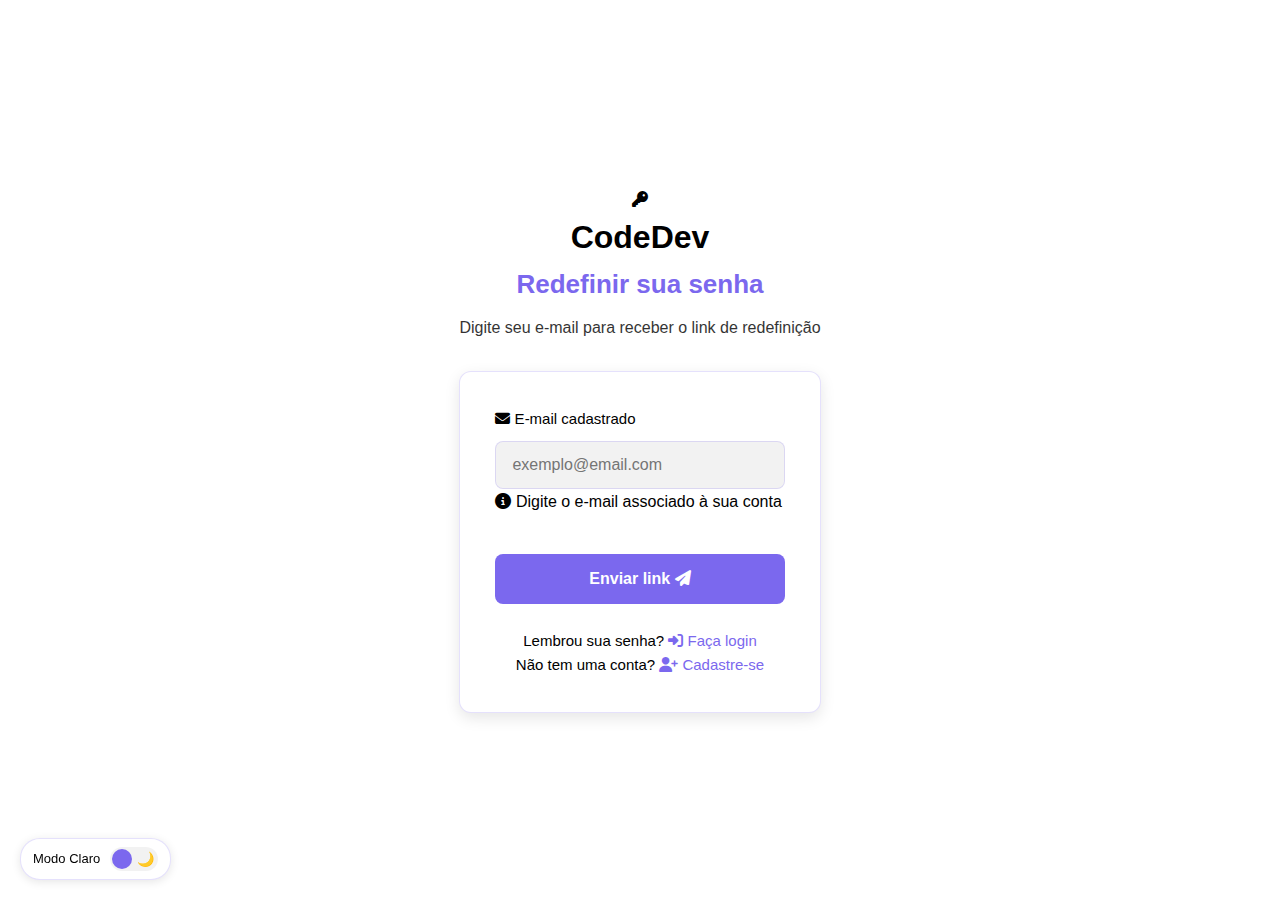
<file: forgot-password.html>
<!DOCTYPE html>
<html lang="pt-br">
<head>
    <meta charset="UTF-8">
    <meta name="viewport" content="width=device-width, initial-scale=1.0">
    <title>Recuperação de Senha - CodeDev</title>
    <link rel="stylesheet" href="./src/css/forgot-password.css">
    <link rel="stylesheet" href="https://cdnjs.cloudflare.com/ajax/libs/font-awesome/6.4.0/css/all.min.css">
</head>
<body>
    <div class="container">
        <div class="auth-wrapper">
            <div class="auth-container">
                <div class="auth-header">
                    <div class="logo">
                        <i class="fas fa-key"></i>
                        <h1>CodeDev</h1>
                    </div>
                    <h2 class="auth-title">Redefinir sua senha</h2>
                    <p class="auth-subtitle">Digite seu e-mail para receber o link de redefinição</p>
                </div>

                <div class="auth-card">
                    <div id="successMessage" class="success-message" style="display: none;">
                        <i class="fas fa-check-circle"></i>
                        <p>Enviamos um link para <strong id="sentEmail"></strong>. Verifique sua caixa de entrada.</p>
                    </div>

                    <form id="forgotPasswordForm">
                        <div class="form-group">
                            <label for="email" class="form-label">
                                <i class="fas fa-envelope"></i> E-mail cadastrado
                            </label>
                            <input type="email" id="email" class="form-input" placeholder="exemplo@email.com" required>
                            <div class="form-hint">
                                <i class="fas fa-info-circle"></i> Digite o e-mail associado à sua conta
                            </div>
                        </div>
                        
                        <button type="submit" class="auth-btn" id="submitBtn">
                            <span class="btn-text">Enviar link</span>
                            <i class="fas fa-paper-plane btn-icon"></i>
                        </button>
                    </form>

                    <div class="auth-footer">
                        <p>Lembrou sua senha? <a href="login.html" class="auth-link"><i class="fas fa-sign-in-alt"></i> Faça login</a></p>
                        <p>Não tem uma conta? <a href="register.html" class="auth-link"><i class="fas fa-user-plus"></i> Cadastre-se</a></p>
                    </div>
                </div>
            </div>
        </div>

        <!-- Toggle de Tema -->
        <div class="theme-toggle-container">
            <span class="theme-toggle-label" id="themeLabel">Modo Claro</span>
            <button class="theme-toggle" id="themeToggle" aria-label="Alternar tema">
                <span class="theme-icon sun-icon">☀️</span>
                <span class="theme-icon moon-icon">🌙</span>
            </button>
        </div>
    </div>

    <script src="src/js/forgot-password.js"></script>
</body>
</html>
</file>
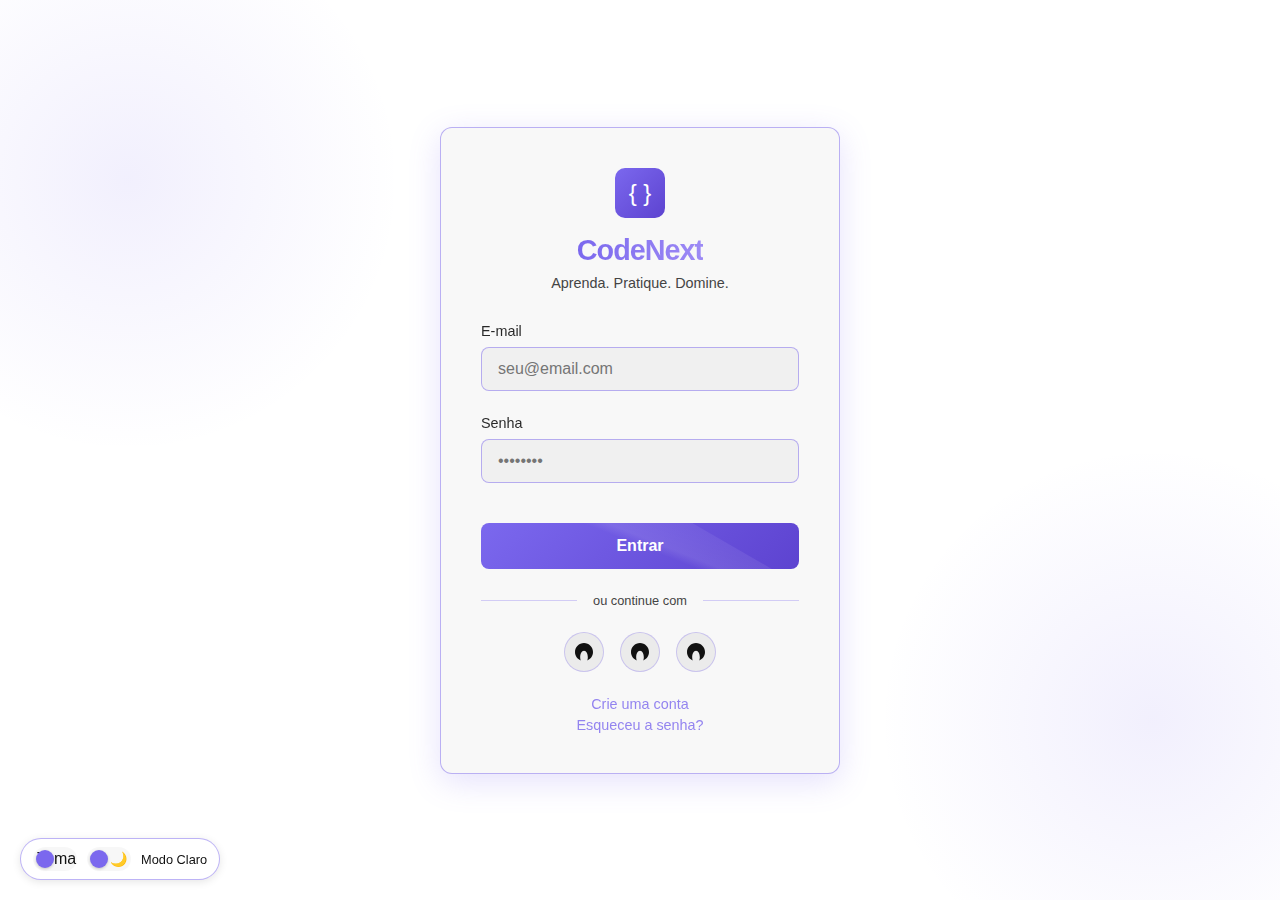
<file: login.html>
<!DOCTYPE html>
<html lang="pt-BR">
<head>
    <meta charset="UTF-8">
    <meta name="viewport" content="width=device-width, initial-scale=1.0">
    <title>CodeNext | Login</title>
    <link rel="stylesheet" href="./src/css/login.css">
</head>
<body class="dark-mode">
    <div class="login-container">
        <div class="logo">
            <div class="logo-icon">{ }</div>
            <div class="logo-text">CodeNext</div>
            <div class="logo-subtext">Aprenda. Pratique. Domine.</div>
        </div>

        <form class="login-form" id="loginForm">
            <div class="input-group">
                <label for="email">E-mail</label>
                <input type="email" id="email" placeholder="seu@email.com" required>
                <div class="input-error" id="email-error">Por favor, insira um e-mail válido</div>
            </div>

            <div class="input-group">
                <label for="password">Senha</label>
                <input type="password" id="password" placeholder="••••••••" required minlength="6">
                <div class="input-error" id="password-error">A senha deve ter pelo menos 6 caracteres</div>
            </div>

            <button type="submit" class="login-button" id="submitBtn">
                <span class="spinner" id="spinner"></span>
                <span id="buttonText">Entrar</span>
            </button>
        </form>

        <div class="divider">ou continue com</div>

        <div class="social-login">
            <div class="social-btn">
                <svg width="18" height="18" viewBox="0 0 24 24" fill="none" xmlns="http://www.w3.org/2000/svg">
                    <path d="M12 0C5.372 0 0 5.372 0 12C0 17.084 3.164 21.426 7.608 23.18C7.144 22.092 6.912 20.64 6.912 19.096C6.912 14.444 8.728 10.4 12 10.4C15.272 10.4 17.088 14.444 17.088 19.096C17.088 20.64 16.856 22.092 16.392 23.18C20.836 21.426 24 17.084 24 12C24 5.372 18.628 0 12 0Z" fill="currentColor"/>
                </svg>
            </div>
            <div class="social-btn">
                <svg width="18" height="18" viewBox="0 0 24 24" fill="none" xmlns="http://www.w3.org/2000/svg">
                    <path d="M12 0C5.372 0 0 5.372 0 12C0 17.084 3.164 21.426 7.608 23.18C7.144 22.092 6.912 20.64 6.912 19.096C6.912 14.444 8.728 10.4 12 10.4C15.272 10.4 17.088 14.444 17.088 19.096C17.088 20.64 16.856 22.092 16.392 23.18C20.836 21.426 24 17.084 24 12C24 5.372 18.628 0 12 0Z" fill="currentColor"/>
                </svg>
            </div>
            <div class="social-btn">
                <svg width="18" height="18" viewBox="0 0 24 24" fill="none" xmlns="http://www.w3.org/2000/svg">
                    <path d="M12 0C5.372 0 0 5.372 0 12C0 17.084 3.164 21.426 7.608 23.18C7.144 22.092 6.912 20.64 6.912 19.096C6.912 14.444 8.728 10.4 12 10.4C15.272 10.4 17.088 14.444 17.088 19.096C17.088 20.64 16.856 22.092 16.392 23.18C20.836 21.426 24 17.084 24 12C24 5.372 18.628 0 12 0Z" fill="currentColor"/>
                </svg>
            </div>
        </div>

        <div class="footer-links">
            <div style="margin-bottom: 5px;">
                <a href="#" onclick="window.location.href='register.html'" >Crie uma conta</a> 
            </div>
            <div>
                <a href="#" onclick="window.location.href='forgot-password.html'">Esqueceu a senha?</a>
            </div>
        </div>
    </div>

    <!-- Novo Toggle de Tema -->
    <div class="theme-toggle-container">
        <span class="theme-toggle" id="themeToggleContainer">Tema</span>
        <button class="theme-toggle" id="themeToggle" aria-label="Alternar tema">
            <span class="theme-icon sun-icon">☀️</span>
            <span class="theme-icon moon-icon">🌙</span>
        </button>
        <span class="theme-toggle-label" id="themeLabel">Tema</span>
    </div>

    <div class="notification" id="notification"></div>

    <script src="./src/js/theme.js"></script>
</body>
</html>
</file>
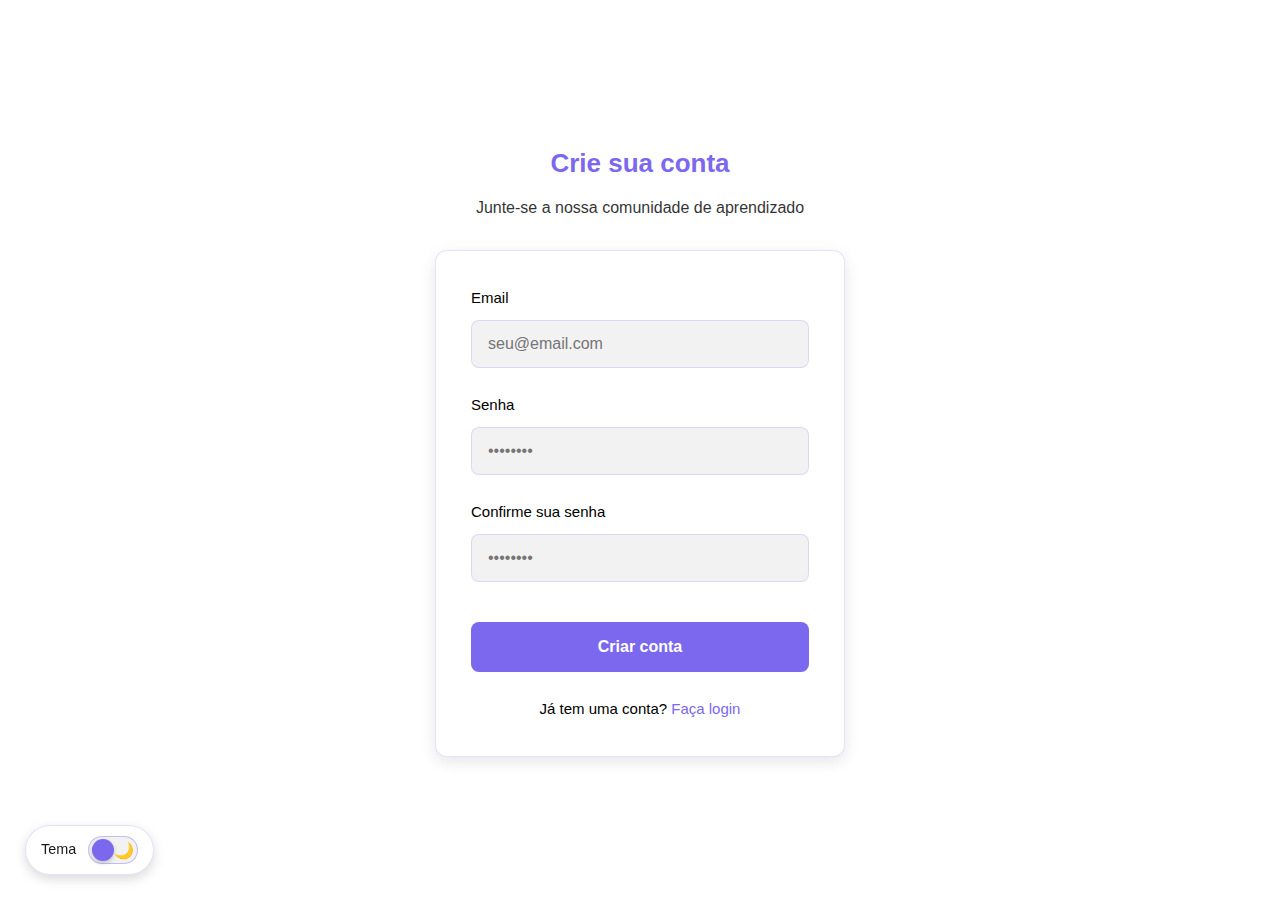
<file: register.html>
<!DOCTYPE html>
<html lang="pt-br">
<head>
    <meta charset="UTF-8">
    <meta name="viewport" content="width=device-width, initial-scale=1.0">
    <title>Criar Conta - CodeDev</title>
    <link rel="stylesheet" href="./src/css/register.css">
</head>
<body>
    <div class="main-content">
        <div class="auth-container">
            <div class="auth-header">
                <h1 class="auth-title">Crie sua conta</h1>
                <p class="auth-subtitle">Junte-se a nossa comunidade de aprendizado</p>
            </div>

            <div class="auth-card">
                <form id="registerForm">
                    <div class="form-group">
                        <label for="email" class="form-label">Email</label>
                        <input type="email" id="email" class="form-input" placeholder="seu@email.com" required>
                    </div>
                    
                    <div class="form-group">
                        <label for="password" class="form-label">Senha</label>
                        <input type="password" id="password" class="form-input" placeholder="••••••••" required minlength="6">
                    </div>
                    
                    <div class="form-group">
                        <label for="confirmPassword" class="form-label">Confirme sua senha</label>
                        <input type="password" id="confirmPassword" class="form-input" placeholder="••••••••" required>
                    </div>
                    
                    <button type="submit" class="auth-btn">Criar conta</button>
                    
                    <div class="auth-footer">
                        Já tem uma conta? <a href="login.html" class="auth-link">Faça login</a>
                    </div>
                </form>
            </div>
        </div>
    </div>

    <!-- Toggle de Tema -->
    <div class="theme-toggle-container">
        <span class="theme-toggle-label" id="themeLabel">Tema</span>
        <button class="theme-toggle" id="themeToggle" aria-label="Alternar tema">
            <span class="theme-icon sun-icon">☀️</span>
            <span class="theme-icon moon-icon">🌙</span>
        </button>
    </div>

    <script>
        // Função do Toggle de Tema
        document.addEventListener('DOMContentLoaded', function() {
            const themeToggle = document.getElementById('themeToggle');
            const themeLabel = document.getElementById('themeLabel');
            const body = document.body;
            
            // Verificar preferência salva ou do sistema
            const prefersDark = window.matchMedia('(prefers-color-scheme: dark)').matches;
            const savedTheme = localStorage.getItem('darkMode');
            
            if (savedTheme === 'true' || (!savedTheme && prefersDark)) {
                body.classList.add('dark-mode');
                updateThemeUI(true);
            }
            
            // Configurar o toggle
            themeToggle.addEventListener('click', function() {
                const isDark = !body.classList.contains('dark-mode');
                body.classList.toggle('dark-mode', isDark);
                localStorage.setItem('darkMode', isDark);
                updateThemeUI(isDark);
            });
            
            function updateThemeUI(isDark) {
                themeLabel.textContent = isDark ? 'Modo Escuro' : 'Modo Claro';
                document.querySelector('.sun-icon').style.opacity = isDark ? '1' : '0';
                document.querySelector('.moon-icon').style.opacity = isDark ? '0' : '1';
            }
            
            // Validação do formulário
            document.getElementById('registerForm').addEventListener('submit', function(e) {
                e.preventDefault();
                
                const email = document.getElementById('email').value.trim();
                const password = document.getElementById('password').value;
                const confirmPassword = document.getElementById('confirmPassword').value;
                
                if (password !== confirmPassword) {
                    alert('As senhas não coincidem!');
                    return;
                }
                
                if (password.length < 6) {
                    alert('A senha deve ter pelo menos 6 caracteres!');
                    return;
                }
                
                // Simular registro bem-sucedido
                alert('Conta criada com sucesso! Redirecionando...');
                // window.location.href = 'dashboard.html';
            });
        });
    </script>
</body>
</html>
</file>
<file: src/css/forgot-password.css>
:root {
    --primary-color: #7B68EE;
    --text-color: #000000;
    --bg-color: #ffffff;
    --secondary-bg: #f5f5f5;
    --card-bg: #ffffff;
    --footer-bg: #1C1C1C;
    --input-bg: rgba(0, 0, 0, 0.05);
    --input-border: rgba(123, 104, 238, 0.2);
    --error-color: #ff4b4b;
}

.dark-mode {
    --primary-color: #7B68EE;
    --text-color: #ffffff;
    --bg-color: #121212;
    --secondary-bg: #1C1C1C;
    --card-bg: #1E1E1E;
    --footer-bg: #000000;
    --input-bg: rgba(255, 255, 255, 0.05);
    --input-border: rgba(123, 104, 238, 0.3);
}

* {
    margin: 0;
    padding: 0;
    box-sizing: border-box;
    transition: background-color 0.5s ease, color 0.5s ease;
}

body {
    font-family: 'Segoe UI', Tahoma, Geneva, Verdana, sans-serif;
    background-color: var(--bg-color);
    color: var(--text-color);
    line-height: 1.6;
    min-height: 100vh;
    display: flex;
    justify-content: center;
    align-items: center;
    padding: 20px;
}

.main-content {
    width: 100%;
    max-width: 1200px;
    display: flex;
    flex-direction: column;
    align-items: center;
    justify-content: center;
    min-height: 100vh;
    position: relative;
}

.auth-container {
    width: 100%;
    max-width: 450px;
    display: flex;
    flex-direction: column;
    align-items: center;
}

.auth-header {
    text-align: center;
    margin-bottom: 30px;
    width: 100%;
}

.auth-title {
    font-size: 26px;
    margin-bottom: 10px;
    color: var(--primary-color);
}

.auth-subtitle {
    color: var(--text-color);
    opacity: 0.8;
    font-size: 16px;
}

.auth-card {
    background-color: var(--card-bg);
    border-radius: 12px;
    padding: 35px;
    box-shadow: 0 5px 15px rgba(0,0,0,0.1);
    border: 1px solid var(--input-border);
    width: 100%;
}

.form-group {
    margin-bottom: 25px;
    width: 100%;
}

.form-label {
    display: block;
    margin-bottom: 10px;
    font-weight: 500;
    color: var(--text-color);
    font-size: 15px;
}

.form-input {
    width: 100%;
    padding: 14px 16px;
    border-radius: 8px;
    border: 1px solid var(--input-border);
    background-color: var(--input-bg);
    color: var(--text-color);
    font-size: 16px;
}

.form-input:focus {
    outline: none;
    border-color: var(--primary-color);
    box-shadow: 0 0 0 3px rgba(123, 104, 238, 0.2);
}

.auth-btn {
    width: 100%;
    padding: 16px;
    background-color: var(--primary-color);
    color: white;
    border: none;
    border-radius: 8px;
    font-size: 16px;
    font-weight: 600;
    cursor: pointer;
    margin-top: 15px;
    transition: all 0.3s;
}

.auth-btn:hover {
    background-color: #6A5ACD;
    transform: translateY(-2px);
    box-shadow: 0 4px 8px rgba(0,0,0,0.15);
}

.auth-footer {
    text-align: center;
    margin-top: 25px;
    color: var(--text-color);
    font-size: 15px;
    width: 100%;
}

.auth-link {
    color: var(--primary-color);
    text-decoration: none;
    font-weight: 500;
}

.auth-link:hover {
    text-decoration: underline;
}

/* Toggle de Tema no canto inferior esquerdo */
/* Seus estilos originais do toggle - mantidos exatamente como você os usa */
.theme-toggle-container {
    position: fixed;
    bottom: 20px;
    left: 20px;
    display: flex;
    align-items: center;
    gap: 10px;
    background-color: var(--card-bg);
    padding: 8px 12px;
    border-radius: 20px;
    box-shadow: 0 2px 10px rgba(0, 0, 0, 0.1);
    z-index: 100;
    border: 1px solid var(--input-border);
}

.theme-toggle {
    width: 48px;
    height: 24px;
    background-color: var(--input-bg);
    border-radius: 12px;
    position: relative;
    cursor: pointer;
    border: none;
    display: flex;
    align-items: center;
    justify-content: space-between;
    padding: 0 4px;
}

.theme-toggle::before {
    content: '';
    position: absolute;
    width: 20px;
    height: 20px;
    border-radius: 50%;
    background-color: var(--primary-color);
    left: 2px;
    transition: transform 0.3s ease;
    z-index: 2;
}

.dark-mode .theme-toggle::before {
    transform: translateX(22px);
}

.theme-icon {
    font-size: 14px;
    z-index: 1;
    transition: opacity 0.3s ease;
}

.sun-icon {
    opacity: 0;
}

.moon-icon {
    opacity: 1;
}

.dark-mode .sun-icon {
    opacity: 1;
}

.dark-mode .moon-icon {
    opacity: 0;
}

.theme-toggle-label {
    font-size: 13px;
    font-weight: 500;
    color: var(--text-color);
}

/* Mensagens de feedback */
.success-message {
    display: flex;
    align-items: center;
    gap: 15px;
    padding: 15px;
    margin-bottom: 20px;
    background-color: var(--success-bg);
    border-radius: 8px;
    border-left: 4px solid var(--success-border);
    color: var(--text-color);
}

.success-message i {
    font-size: 24px;
    color: var(--success-border);
}

.error-message {
    display: flex;
    align-items: center;
    gap: 10px;
    padding: 15px;
    margin-bottom: 20px;
    background-color: var(--error-bg);
    border-radius: 8px;
    border-left: 4px solid var(--error-color);
    color: var(--text-color);
}

.error-message i {
    font-size: 20px;
    color: var(--error-color);
}

.fa-spinner {
    animation: spin 1s linear infinite;
}

@keyframes spin {
    0% { transform: rotate(0deg); }
    100% { transform: rotate(360deg); }
}

/* Adicione às variáveis :root */
:root {
    --success-bg: rgba(46, 204, 113, 0.1);
    --success-border: #2ecc71;
    --error-bg: rgba(231, 76, 60, 0.1);
    --error-color: #e74c3c;
}

.dark-mode {
    --success-bg: rgba(46, 204, 113, 0.2);
    --error-bg: rgba(231, 76, 60, 0.2);
}
</file>
<file: src/css/login.css>
:root {
    --primary: #7B68EE;
    --primary-dark: #5D43D0;
    --primary-light: #9D8AF5;
    --text-primary: #222222;
    --text-secondary: #555555;
    --bg-primary: #FFFFFF;
    --bg-secondary: #F8F8F8;
    --input-bg: rgba(0, 0, 0, 0.03);
    --input-border: rgba(123, 104, 238, 0.5);
    --divider-color: rgba(123, 104, 238, 0.3);
    --social-btn-bg: rgba(0, 0, 0, 0.05);
    --social-btn-border: rgba(123, 104, 238, 0.3);
    --card-bg: #FFFFFF;
    --text-primary: #111111;
    --text-secondary: #444444;
}

.dark-mode {
    --primary: #7B68EE;
    --primary-dark: #5D43D0;
    --primary-light: #9D8AF5;
    --dark: #1C1C1C;
    --black: #000000;
    --light: #F5F5F5;
    --error: #FF6B6B;
    --success: #6BCB77;
    --text-primary: #FFFFFF;
    --text-secondary: rgba(255, 255, 255, 0.7);
    --bg-primary: #000000;
    --bg-secondary: #1C1C1C;
    --input-bg: rgba(255, 255, 255, 0.05);
    --input-border: rgba(123, 104, 238, 0.3);
    --divider-color: rgba(123, 104, 238, 0.2);
    --social-btn-bg: rgba(255, 255, 255, 0.05);
    --social-btn-border: rgba(123, 255, 255, 0.1);
    --card-bg: #1C1C1C;
}

* {
    margin: 0;
    padding: 0;
    box-sizing: border-box;
    font-family: 'Inter', sans-serif;
    transition: background-color 0.3s ease, color 0.3s ease, border-color 0.3s ease;
}

body {
    background-color: var(--bg-primary);
    color: var(--text-primary);
    display: flex;
    justify-content: center;
    align-items: center;
    min-height: 100vh;
    padding: 20px;
    background-image: 
        radial-gradient(circle at 10% 20%, rgba(123, 104, 238, 0.1) 0%, transparent 20%),
        radial-gradient(circle at 90% 80%, rgba(123, 104, 238, 0.1) 0%, transparent 20%);
    position: relative;
}

.login-container {
    width: 100%;
    max-width: 400px;
    padding: 2.5rem;
    background-color: var(--bg-secondary);
    border-radius: 12px;
    box-shadow: 0 8px 32px rgba(123, 104, 238, 0.2);
    border: 1px solid var(--input-border);
    text-align: center;
    animation: fadeIn 0.5s ease-out;
}

/* NOVO TOGGLE DE TEMA */
.theme-toggle-container {
    position: fixed;
    bottom: 20px;
    left: 20px;
    display: flex;
    align-items: center;
    gap: 10px;
    background-color: var(--card-bg);
    padding: 8px 12px;
    border-radius: 30px;
    box-shadow: 0 2px 8px rgba(0, 0, 0, 0.1);
    z-index: 10;
    border: 1px solid var(--input-border);
}

.theme-toggle {
    width: 44px;
    height: 24px;
    background-color: var(--input-bg);
    border-radius: 12px;
    position: relative;
    cursor: pointer;
    border: none;
    outline: none;
    display: flex;
    align-items: center;
    justify-content: space-between;
    padding: 0 4px;
}

.theme-toggle::before {
    content: '';
    position: absolute;
    width: 18px;
    height: 18px;
    border-radius: 50%;
    background-color: var(--primary);
    left: 3px;
    transition: transform 0.3s ease;
    z-index: 2;
    box-shadow: 0 1px 3px rgba(0, 0, 0, 0.2);
}

.dark-mode .theme-toggle::before {
    transform: translateX(20px);
}

.light-mode .theme-toggle::before {
    transform: translateX(3px);
}

.theme-icon {
    font-size: 14px;
    z-index: 1;
    transition: opacity 0.3s ease;
}

.sun-icon {
    opacity: 0;
    color: #FF8C00;
}

.moon-icon {
    opacity: 1;
    color: #5D43D0;
}

.dark-mode .sun-icon {
    opacity: 1;
}

.dark-mode .moon-icon {
    opacity: 0;
}

.light-mode .sun-icon {
    opacity: 0;
}

.light-mode .moon-icon {
    opacity: 1;
}

.theme-toggle-label {
    font-size: 0.8rem;
    color: var(--text-primary);
    font-weight: 500;
}

.light-mode .theme-toggle-label {
    color: var(--text-primary);
}

.logo {
    margin-bottom: 2rem;
    display: flex;
    flex-direction: column;
    align-items: center;
}

.logo-icon {
    width: 50px;
    height: 50px;
    background: linear-gradient(135deg, var(--primary) 0%, #5D43D0 100%);
    border-radius: 10px;
    display: flex;
    justify-content: center;
    align-items: center;
    font-size: 24px;
    margin-bottom: 1rem;
    transition: transform 0.3s ease;
    color: white;
}

.logo-icon:hover {
    transform: rotate(15deg) scale(1.1);
}

.logo-text {
    font-size: 1.8rem;
    font-weight: 700;
    background: linear-gradient(to right, var(--primary), #9D8AF5);
    background-clip: text;
    -webkit-text-fill-color: transparent;
    letter-spacing: -1px;
    margin-bottom: 0.5rem;
}

.logo-subtext {
    color: var(--text-secondary);
    font-size: 0.9rem;
}

.login-form {
    width: 100%;
}

.input-group {
    margin-bottom: 1.5rem;
    text-align: left;
    position: relative;
}

.input-group label {
    display: block;
    margin-bottom: 0.5rem;
    color: var(--text-primary);
    font-size: 0.9rem;
    opacity: 0.9;
}

.input-group input {
    width: 100%;
    padding: 12px 16px;
    background-color: var(--input-bg);
    border: 1px solid var(--input-border);
    border-radius: 8px;
    color: var(--text-primary);
    font-size: 1rem;
    transition: all 0.3s ease;
}

.input-group input:focus {
    outline: none;
    border-color: var(--primary);
    box-shadow: 0 0 0 3px rgba(123, 104, 238, 0.2);
}

.input-error {
    color: var(--error);
    font-size: 0.8rem;
    margin-top: 0.3rem;
    display: none;
}

.login-button {
    width: 100%;
    padding: 14px;
    background: linear-gradient(135deg, var(--primary) 0%, #5D43D0 100%);
    color: white;
    border: none;
    border-radius: 8px;
    font-size: 1rem;
    font-weight: 600;
    cursor: pointer;
    transition: all 0.3s ease;
    margin-top: 1rem;
    position: relative;
    overflow: hidden;
}

.login-button:hover {
    transform: translateY(-2px);
    box-shadow: 0 6px 12px rgba(123, 104, 238, 0.3);
}

.login-button::after {
    content: "";
    position: absolute;
    top: -50%;
    left: -50%;
    width: 200%;
    height: 200%;
    background: linear-gradient(
        to bottom right,
        rgba(255, 255, 255, 0) 0%,
        rgba(255, 255, 255, 0.1) 45%,
        rgba(255, 255, 255, 0) 50%
    );
    transform: rotate(30deg);
    transition: all 0.3s;
}

.login-button:hover::after {
    left: 100%;
}

.spinner {
    display: none;
    width: 16px;
    height: 16px;
    border: 2px solid rgba(255, 255, 255, 0.3);
    border-radius: 50%;
    border-top-color: white;
    animation: spin 1s ease-in-out infinite;
    vertical-align: middle;
    margin-right: 8px;
}

@keyframes spin {
    to { transform: rotate(360deg); }
}

.divider {
    display: flex;
    align-items: center;
    margin: 1.5rem 0;
    color: var(--text-secondary);
    font-size: 0.8rem;
}

.divider::before, .divider::after {
    content: "";
    flex: 1;
    border-bottom: 1px solid var(--divider-color);
}

.divider::before {
    margin-right: 1rem;
}

.divider::after {
    margin-left: 1rem;
}

.social-login {
    display: flex;
    justify-content: center;
    gap: 1rem;
    margin-bottom: 1.5rem;
}

.social-btn {
    width: 40px;
    height: 40px;
    border-radius: 50%;
    background-color: var(--social-btn-bg);
    border: 1px solid var(--social-btn-border);
    display: flex;
    justify-content: center;
    align-items: center;
    cursor: pointer;
    transition: all 0.3s ease;
}

.social-btn:hover {
    background-color: rgba(123, 104, 238, 0.2);
    transform: translateY(-2px);
}

.social-btn svg path {
    fill: var(--text-primary);
}

.footer-links {
    text-align: center;
    margin-top: 1.5rem;
    font-size: 0.9rem;
    color: var(--text-secondary);
}

.footer-links a {
    color: var(--primary);
    text-decoration: none;
    transition: all 0.3s ease;
    opacity: 0.8;
}

.footer-links a:hover {
    opacity: 1;
    text-decoration: underline;
}

.notification {
    position: fixed;
    top: 20px;
    right: 20px;
    padding: 15px 20px;
    border-radius: 8px;
    color: white;
    font-weight: 500;
    box-shadow: 0 4px 12px rgba(0, 0, 0, 0.15);
    opacity: 0;
    transform: translateY(-20px);
    transition: all 0.3s ease;
    z-index: 1000;
}

.notification.show {
    opacity: 1;
    transform: translateY(0);
}

.notification.success {
    background-color: var(--success);
}

.notification.error {
    background-color: var(--error);
}

@media (max-width: 480px) {
    .login-container {
        padding: 2rem 1.5rem;
    }
    
    .logo-text {
        font-size: 1.5rem;
    }

    .theme-toggle-container {
        bottom: 15px;
        left: 15px;
        padding: 6px 10px;
    }

    .theme-toggle-label {
        display: none;
    }
}
</file>
<file: src/css/register.css>
:root {
    --primary-color: #7B68EE;
    --text-color: #000000;
    --bg-color: #ffffff;
    --secondary-bg: #f5f5f5;
    --card-bg: #ffffff;
    --footer-bg: #1C1C1C;
    --input-bg: rgba(0, 0, 0, 0.05);
    --input-border: rgba(123, 104, 238, 0.2);
    --error-color: #ff4b4b;
    --menu-item-padding: 16px 25px;
}

.dark-mode {
    --primary-color: #7B68EE;
    --text-color: #ffffff;
    --bg-color: #121212;
    --secondary-bg: #1C1C1C;
    --card-bg: #1E1E1E;
    --footer-bg: #000000;
    --input-bg: rgba(255, 255, 255, 0.05);
    --input-border: rgba(123, 104, 238, 0.3);
}

* {
    margin: 0;
    padding: 0;
    box-sizing: border-box;
    transition: background-color 0.5s ease, color 0.5s ease;
}

body {
    font-family: 'Segoe UI', Tahoma, Geneva, Verdana, sans-serif;
    background-color: var(--bg-color);
    color: var(--text-color);
    line-height: 1.6;
    min-height: 100vh;
    display: flex;
    justify-content: center; /* Adicionado para centralizar horizontalmente */
}

.logo {
    height: 90px;
    display: flex;
    align-items: center;
    justify-content: center;
    border-bottom: 1px solid var(--input-border);
    font-size: 28px;
    font-weight: bold;
    color: var(--primary-color);
    padding: 0 20px;
}

.menu {
    padding: 20px 0;
}

.menu-item {
    padding: var(--menu-item-padding);
    display: flex;
    align-items: center;
    cursor: pointer;
    font-weight: 500;
    color: var(--text-color);
    position: relative;
    margin: 8px 0;
    border-radius: 8px;
}

.menu-item:hover {
    background-color: var(--input-bg);
}

.menu-item.active {
    background-color: rgba(123, 104, 238, 0.1);
    font-weight: 600;
}

.menu-item.active::before {
    content: '';
    position: absolute;
    left: 0;
    top: 0;
    bottom: 0;
    width: 5px;
    background-color: var(--primary-color);
    border-radius: 0 8px 8px 0;
}

.menu-item i {
    width: 28px;
    height: 28px;
    margin-right: 15px;
    background-size: contain;
    background-repeat: no-repeat;
}

  /* Main Content - Alterado para centralizar sem sidebar */
.main-content {
    margin-left: 0; /* Removido o margin-left da sidebar */
    flex: 1;
    padding: 30px;
    display: flex;
    flex-direction: column;
    justify-content: center;
    align-items: center;
    max-width: 1200px;
    width: 100%;
}

.auth-container {
    max-width: 450px;
    width: 100%;
    padding: 20px;
}

/* Todo o resto do seu CSS permanece EXATAMENTE igual */
.auth-header {
    text-align: center;
    margin-bottom: 30px;
}

.auth-title {
    font-size: 26px;
    margin-bottom: 10px;
    color: var(--primary-color);
}

.auth-subtitle {
    color: var(--text-color);
    opacity: 0.8;
    font-size: 16px;
}

.auth-card {
    background-color: var(--card-bg);
    border-radius: 12px;
    padding: 35px;
    box-shadow: 0 5px 15px rgba(0,0,0,0.1);
    border: 1px solid var(--input-border);
}

.form-group {
    margin-bottom: 25px;
}

.form-label {
    display: block;
    margin-bottom: 10px;
    font-weight: 500;
    color: var(--text-color);
    font-size: 15px;
}

.form-input {
    width: 100%;
    padding: 14px 16px;
    border-radius: 8px;
    border: 1px solid var(--input-border);
    background-color: var(--input-bg);
    color: var(--text-color);
    font-size: 16px;
}

.form-input:focus {
    outline: none;
    border-color: var(--primary-color);
    box-shadow: 0 0 0 3px rgba(123, 104, 238, 0.2);
}

.auth-btn {
    width: 100%;
    padding: 16px;
    background-color: var(--primary-color);
    color: white;
    border: none;
    border-radius: 8px;
    font-size: 16px;
    font-weight: 600;
    cursor: pointer;
    margin-top: 15px;
    transition: all 0.3s;
}

.auth-btn:hover {
    background-color: #6A5ACD;
    transform: translateY(-2px);
    box-shadow: 0 4px 8px rgba(0,0,0,0.15);
}

.auth-footer {
    text-align: center;
    margin-top: 25px;
    color: var(--text-color);
    font-size: 15px;
}

.auth-link {
    color: var(--primary-color);
    text-decoration: none;
    font-weight: 500;
}

.auth-link:hover {
    text-decoration: underline;
}

.theme-toggle-container {
    position: fixed;
    bottom: 25px;
    left: 25px;
    display: flex;
    align-items: center;
    gap: 12px;
    background-color: var(--card-bg);
    padding: 10px 15px;
    border-radius: 30px;
    box-shadow: 0 4px 12px rgba(0, 0, 0, 0.15);
    z-index: 10;
    border: 1px solid var(--input-border);
}

.theme-toggle {
    width: 50px;
    height: 28px;
    background-color: var(--input-bg);
    border-radius: 14px;
    position: relative;
    cursor: pointer;
    border: none;
    outline: none;
    display: flex;
    align-items: center;
    justify-content: space-between;
    padding: 0 5px;
    border: 1px solid rgba(123, 104, 238, 0.4);
}

.theme-toggle::before {
    content: '';
    position: absolute;
    width: 22px;
    height: 22px;
    border-radius: 50%;
    background-color: var(--primary-color);
    left: 3px;
    transition: transform 0.3s ease;
    z-index: 2;
    box-shadow: 0 2px 4px rgba(0,0,0,0.2);
}

.dark-mode .theme-toggle::before {
    transform: translateX(22px);
}

.theme-icon {
    font-size: 16px;
    z-index: 1;
    transition: opacity 0.3s ease;
}

.sun-icon {
    opacity: 0;
    color: #ffc107;
}

.moon-icon {
    opacity: 1;
    color: #7B68EE;
}

.dark-mode .sun-icon {
    opacity: 1;
}

.dark-mode .moon-icon {
    opacity: 0;
}

.theme-toggle-label {
    font-size: 0.9rem;
    color: var(--text-color);
    opacity: 0.9;
    font-weight: 500;
}

@media (max-width: 768px) {
    
    .logo span {
        display: none;
    }
    
    .menu-item span {
        display: none;
    }
    
    .main-content {
        margin-left: 80px;
    }
}

.password-reset-info {
    margin-bottom: 25px;
    padding: 15px;
    background-color: rgba(123, 104, 238, 0.1);
    border-radius: 8px;
    border-left: 4px solid var(--primary-color);
    font-size: 14px;
}

.success-message {
    display: none;
    text-align: center;
    padding: 20px;
    background-color: rgba(46, 204, 113, 0.1);
    border-radius: 8px;
    margin-bottom: 25px;
    border-left: 4px solid #2ecc71;
}

.success-message.active {
    display: block;
}
</file>
